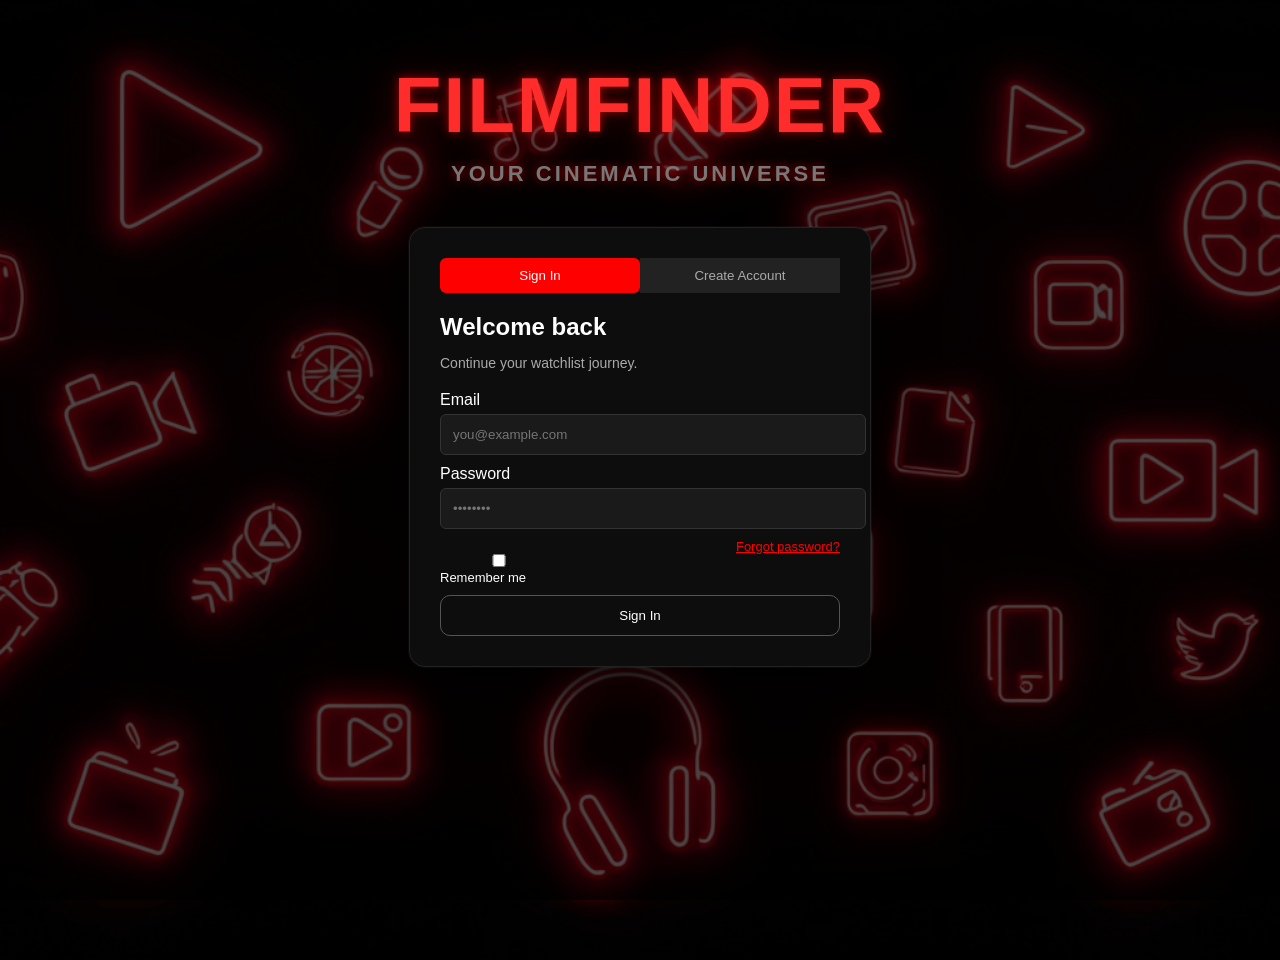
<file: login.html>
<!DOCTYPE html>
<html lang="en">
<head>
  <meta charset="UTF-8" />
  <meta name="viewport" content="width=device-width, initial-scale=1.0"/>
  <title>FilmFinder</title>

  <link rel="stylesheet" href="login.css" />
  <link href="https://fonts.googleapis.com/css2?family=Space+Grotesk:wght@400;500;600;700&display=swap" rel="stylesheet">
</head>
<body>
<div class="logo-center">
  FILMFINDER
  <p class="tagline">YOUR CINEMATIC UNIVERSE</p>
</div>

<div class="auth-container">

  <div class="tabs">
    <button id="loginTab" class="active">Sign In</button>
    <button id="signupTab">Create Account</button>
  </div>

  <!-- LOGIN -->
  <div id="loginForm" class="form active">
    <h2>Welcome back</h2>
    <p class="sub">Continue your watchlist journey.</p>

    <label>Email</label>
    <input id="loginEmail" type="email" placeholder="you@example.com" />

    <label>Password</label>
    <input id="loginPw" type="password" placeholder="••••••••" />

    <div class="row">
      <label><input type="checkbox" /> Remember me</label>
      <a href="#" class="link">Forgot password?</a>
    </div>

    <button id="loginBtn" class="btn primary">Sign In</button>
  </div>

  <!-- SIGNUP -->
  <div id="signupForm" class="form">
    <h2>Create Account</h2>

    <label>Full Name</label>
    <input id="signupName" type="text" placeholder="John Doe" />

    <label>Email</label>
    <input id="signupEmail" type="email" placeholder="you@example.com" />

    <label>Password</label>
    <input id="signupPw" type="password" placeholder="••••••••" />

    <div class="strength">
      <div id="bar1"></div>
      <div id="bar2"></div>
      <div id="bar3"></div>
      <div id="bar4"></div>
    </div>

    <button id="signupBtn" class="btn primary">Signup</button>
  </div>

</div>

<script src="js/login.js"></script>
</body>
</html>
</file>
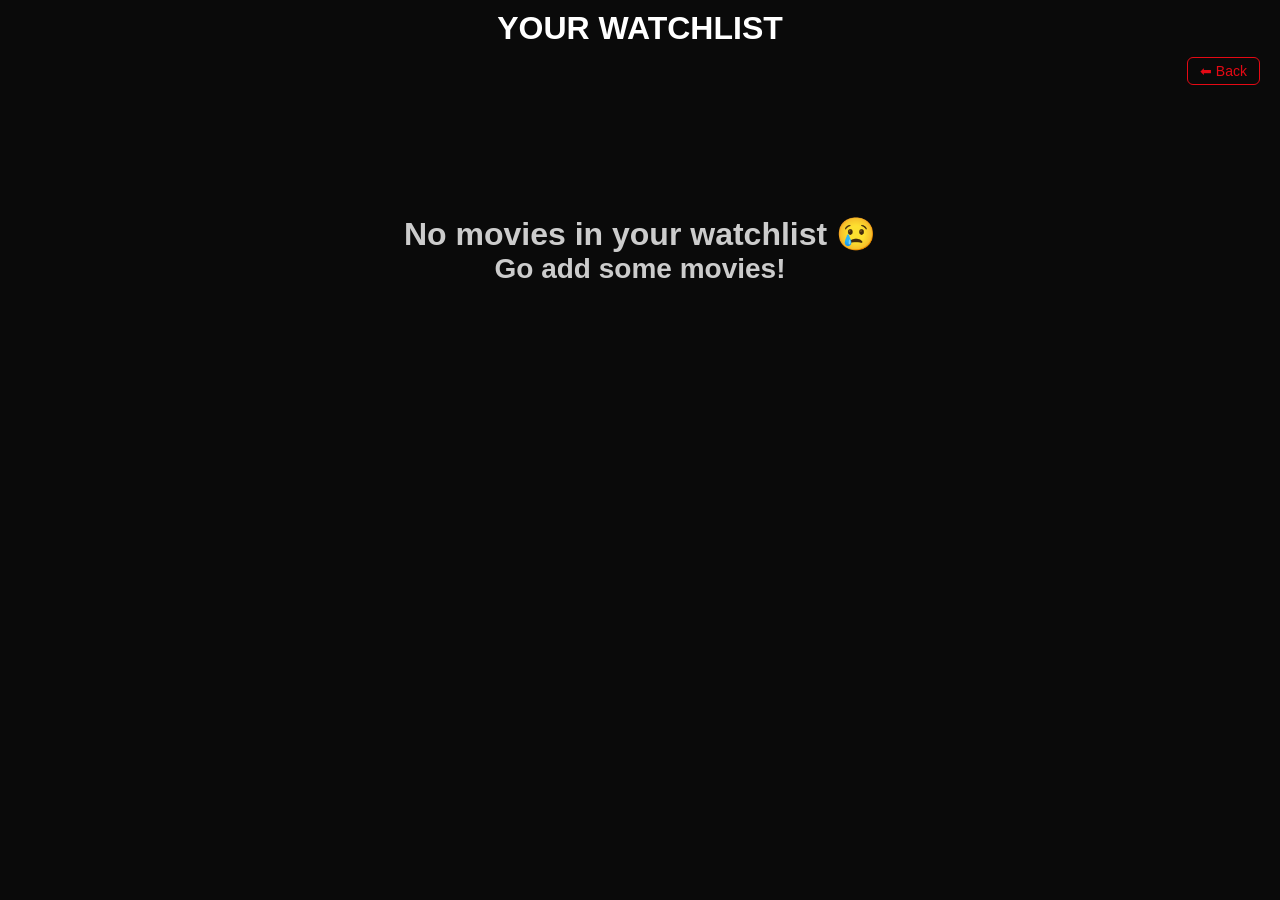
<file: watchlist.html>
<!DOCTYPE html>
<html>
<head>
  <title>Watchlist</title>
  <link rel="stylesheet" href="style.css">
</head>
<body>

<h1 style="text-align: center; margin-top: 10px;">YOUR WATCHLIST</h1>

<div class="back">
  <a href="index.html" id="back2">⬅ Back</a>
</div>

<div id="watchlist-container"></div>

<div id="empty-state" >
  <h1>No movies in your watchlist 😢</h1>
  <h2>Go add some movies!</h2>
</div>
<div id="watchlist"></div>

<script src="js/app.js"></script>
<script src="js/ui.js"></script>

<script>
  renderWatchlist();
</script>
</body>
</html>
</file>
<file: login.css>
body {
  margin: 0;
  padding: 0;
  height: 100vh;
  font-family: 'DM Sans', sans-serif;
  background: url(./assets/bg.jpg) no-repeat center center;
  background-size: cover;
  
  color: #fff;
}
body::before {
  content: "";
  position: fixed;
  top: 0;
  left: 0;
  width: 100%;
  height: 100%;

  background: rgba(0, 0, 0, 0.7); /* increase to 0.8 for darker */

  z-index: -1;
}
.logo-center {
  text-align: center;
  margin-top: 60px;
  font-size: 78px;
  font-weight: 700;
  letter-spacing: 2px;
  color: #ff2c2c;
  text-shadow:
    0 0 10px rgba(255, 0, 0, 0.6),
    0 0 40px rgba(255, 0, 0, 0.3);
}

.tagline {
  font-size: 22px;
  letter-spacing: 3px;
  color: #777;
  margin-top: 10px;
  text-align: center;
}

.auth-container {
  width: 400px;
  margin: 40px auto;
  padding: 30px;
  background: #0d0d0d;
  border-radius: 16px;
  border: 1px solid #222;
  box-shadow: 0 0 0 1px rgba(255,255,255,0.03),
  0 20px 60px rgba(0,0,0,0.8);
}
.nav {
  display: flex;
  justify-content: center;
  padding: 20px;
}

.logo {
  font-size: 40px;
  color: red;
  text-shadow: 0 0 20px rgba(255,0,0,0.5);
}
.tabs {
  display: flex;
  margin-bottom: 20px;
}

.tabs button {
  flex: 1;
  padding: 10px;
  background: #222;
  border: none;
  color: #aaa;
  cursor: pointer;
}

.tabs .active {
  background: red;
  color: white;
  border-radius: 6px;
}

.form {
  display: none;
}
.form h2 {
  margin-bottom: 10px;
}
.sub {
  font-size: 14px;
}

.form.active {
  display: block;
}

.sub {
  color: #aaa;
  margin-bottom: 20px;
}

label {
  display: block;
  margin-top: 10px;
}

input {
  width: 100%;
  padding: 12px;
  margin-top: 5px;
  background: #1a1a1a;
  border: 1px solid #333;
  color: white;
  border-radius: 6px;
}

.row {
  display: flex;
  justify-content: space-between;
  margin: 10px 0;
  font-size: 13px;
}

.link {
  color: red;
}

.btn {
  width: 100%;
  padding: 12px;
  border: none;
  cursor: pointer;
}

.primary {
  background: transparent;
  border: 1px solid #555;
  color: white;
  border-radius: 10px;
  transition: 0.3s;
}

.primary:hover {
  border-color: #ff2c2c;
  box-shadow: 0 0 10px rgba(255,44,44,0.3);
}

.strength {
  display: flex;
  gap: 5px;
  margin-top: 10px;
}

.strength div {
  flex: 1;
  height: 4px;
  background: #333;
}

.weak { background: red; }
.medium { background: orange; }
.strong { background: green;}
</file>
<file: style.css>
* {
  margin: 0;
  padding: 0;
  box-sizing: border-box;
  font-family: Arial, sans-serif;
}
body {
  margin: 0;
  font-family: 'DM Sans', sans-serif;
  background-color: #0a0a0a;
  color: #fff;
}
.nav {
  display: flex;
  justify-content: space-between;
  padding: 20px 40px;
}
.logo {
  color: red;
}
.nav-links a {
  margin-left: 20px;
  color: #aaa;
  text-decoration: none;
}
.add-btn {
  background: #ff2c2c;
  color: white;
  border: none;
  padding: 8px 16px;
  border-radius: 8px;
  font-size: 12px;
  font-weight: 600;
  cursor: pointer;
  transition: 0.3s;
}

.add-btn:hover {
  background: #ff4444;
  transform: scale(1.05);
}

.add-btn:active {
  transform: scale(0.95);
}


/* Navbar */
.navbar {
  display: flex;
  align-items: center;
  justify-content: space-between;
  padding: 20px 40px;
  position:sticky;
  top: 0;
  z-index: 1000;
  background-color: rgb(22, 22, 22);
}

/* Logo */
.logo {
  font-size: 22px;
  font-weight: bold;
  color: red;
  display: flex;
  align-items: center;
  gap: 8px;
}

/* Search Box */
.search-container {
  display: flex;
  align-items: center;
  gap: 10px;
  background: rgba(255, 255, 255, 0.05);
  backdrop-filter: blur(12px);
  border-radius: 50px;
  padding: 8px 10px;
  width: 500px;
  border: 1px solid rgba(255,255,255,0.08);
}

/* icon */
.search-container i {
  color: #aaa;
  margin-left: 10px;
  font-size: 14px;
}

/* input */
.search-container input {
  flex: 1;
  background: transparent;
  border: none;
  outline: none;
  color: white;
  font-size: 14px;
}

/* button */
.search-container button {
  background: #ff2a2a;
  border: none;
  padding: 10px 18px;
  border-radius: 30px;
  color: white;
  font-weight: 600;
  cursor: pointer;

  transition: all 0.3s ease;
}

.search-container button:hover {
  transform: scale(1.05);
}
/* Nav Links */
.nav-links {
  display: flex;
  align-items: center;
  gap: 20px;
}

.nav-links a {
  text-decoration: none;
  color: #aaa;
  position: relative;
  font-size: 20px;
}

.nav-links a.active {
  color: white;
  border-bottom: 2px solid red;
  padding-bottom: 3px;
}

/* Badge */
.badge {
  background: red;
  color: white;
  font-size: 12px;
  padding: 2px 6px;
  border-radius: 50%;
  margin-left: 5px;
}
/* watchlist */
.watch {
  display: grid;
  grid-template-columns:repeat(5, 1fr);
  gap: 20px;
  padding: 20px;
}

/* Theme button */
#toggle{
  background: none;
  border: none;
  color: white;
  font-size: 18px;
  cursor: pointer;
}
/* dark and light mode */
.light-mode {
  background-color: white;
  color: black;
}
.light-mode .movie-card {
  background: #f5f5f5;
  color: black;
} 
.hero {
  height: 60vh;
  background: linear-gradient(
      to right,
      rgba(0,0,0,0.85),
      rgba(0,0,0,0.2)
    ),
    url("./assets/background.jpg"); 

  background-size: cover;
  background-position: center;

  display: flex;
  align-items: center;
  padding: 0 60px;
}

/* Content */
.hero-content {
  max-width: 600px;
}
.hero-title {
  font-family: 'Syne', sans-serif;
  font-weight: 900;
  line-height: 0.95;
  letter-spacing: -0.04em;
  color: #F0EFEA;
  font-size: clamp(3.5rem, 7vw, 6rem);
}
.outline {
  color: transparent;
  -webkit-text-stroke: 2px #ff2d2d;
  text-shadow: 0 0 10px rgba(255, 45, 45, 0.3);
}
.hero h1 {
  font-size: 60px;
  font-weight: 700;
  line-height: 1.1;
  margin-bottom: 20px;
}

.hero p {
  font-size: 18px;
  color: #ccc;
  margin-bottom: 25px;
}

/* Button */
.hero button {
  background: red;
  color: white;
  border: none;
  padding: 12px 22px;
  font-size: 16px;
  border-radius: 6px;
  cursor: pointer;
  transition: 0.3s;
}

.hero button:hover {
  background: #cc0000;
}
.stats {
  display: flex;
  gap: 60px;
  margin-top: 40px;
  align-items: center;
}

.stat h2 {
  font-size: 42px;
  font-weight: 700;
  color: #fff;
  letter-spacing: -1px;
  margin-bottom: 6px;
}

.stat p {
  font-size: 12px;
  color: #888;
  letter-spacing: 2px;
  text-transform: uppercase;
}
.trending-list {
  display: grid;
  grid-template-columns: repeat(auto-fill, minmax(240px, 1fr));
  gap: 20px;
  padding: 20px;
}
.movie-card {
  background: #111;
  border-radius: 10px;
  overflow: hidden;
  transition: transform 0.3s ease;
  text-align: center;
}

.movie-card:hover {
  transform: scale(1.05);
}

.movie-card img {
  width: 100%;
  height: 270px;  
  object-fit: cover; 
  border-radius: 10px;
}

.movie-card h3 {
  font-size: 14px;
  margin: 8px 0 4px;
}

.movie-card p {
  font-size: 12px;
  color: gray;
}
/* sort and year button */
.c{
  display:flex;
  justify-content: flex-end;
  gap: 10px;
  padding: 10px 20px;
}
#sort, #year, #genre {
  padding: 12px 30px;
  border-radius: 6px;
  border: none;
  background: #222;
  color: white;
  font-size: 24px;
  cursor: pointer;

}

#watchlist-container {
  display: grid;
  grid-template-columns: repeat(auto-fill, minmax(180px, 1fr));
  gap: 20px;
  padding: 20px;
}

.movie-card {
  background: #111;
  border-radius: 10px;
  overflow: hidden;
  text-align: center;
  color: white;
  transition: transform 0.3s ease;
}

.poster-container {
  position: relative;
  overflow: hidden;
}

.poster-container img {
  width: 100%;
  height: 270px;
  object-fit: cover;
}


#watchlist .movie-card button {
  margin-top: 8px;
  padding: 6px 10px;
  border: none;
  background: red;
  color: white;
  border-radius: 6px;
  cursor: pointer;
}

#watchlist .movie-card button:hover {
  background: #ff1f2f;
}

#watchlist .movie-card:hover {
  transform: scale(1.05);
}
#watchlist .movie-card img {
  transition: 0.3s;
}

#watchlist .movie-card:hover img {
  transform: scale(1.1);
}
#toast {
  position: fixed;
  bottom: 30px;
  right: 30px;
  background: rgba(0, 0, 0, 0.9);
  color: white;
  padding: 12px 20px;
  border-radius: 8px;
  font-size: 14px;
  opacity: 0;
  transform: translateY(20px);
  transition: all 0.3s ease;

  z-index: 99999; 
  pointer-events: none; 
}

#toast.show {
  opacity: 1;
  transform: translateY(0);
}
.back {
  display: flex;
  justify-content: flex-end;
  margin: 10px 20px;
}
#back2 {
  display: inline-block;
  width: fit-content;

  color: #e50914;
  text-decoration: none;
  font-size: 14px;
  font-weight: 500;

  border: 1px solid #e50914;
  padding: 5px 12px;
  border-radius: 6px;

  transition: all 0.2s ease;
}

#back2:hover {
  background: #e50914;
  color: white;
  transform: translateX(-3px);
}

.remove-btn2 {
  background: transparent;
  color: #ff2c2c;
  border: 1px solid #ff2c2c;
  padding: 6px 12px;
  border-radius: 6px;
  font-size: 12px;
  cursor: pointer;
  margin-top: 8px;
  transition: 0.3s;
}

.remove-btn2:hover {
  background: #ff2c2c;
  color: white;
  transform: scale(1.05);
}

.remove-btn2:active {
  transform: scale(0.95);
}

#empty-state {
  text-align: center;
  margin-top: 80px;
  color: #ccc;
}

#empty-state h2 {
  font-size: 28px;
  margin-bottom: 10px;
}

#empty-state p {
  font-size: 16px;
  color: #888;
}

/* FOOTER */
.footer {
  margin-top: 80px;
  padding: 50px 80px 20px;
  background: #0a0a0a;
  border-top: 1px solid #1a1a1a;
}

.footer-container {
  display: grid;
  grid-template-columns: 2fr 1fr 1fr 1fr;
  gap: 40px;
}

.footer-col h3 {
  font-size: 14px;
  letter-spacing: 1px;
  color: #aaa;
  margin-bottom: 15px;
}

.footer-col ul {
  list-style: none;
  padding: 0;
}

.footer-col li {
  margin-bottom: 10px;
  color: #777;
  cursor: pointer;
  transition: 0.2s;
}

.footer-col li:hover {
  color: red;
}

.brand h2 {
  color: red;
  display: flex;
  align-items: center;
  gap: 10px;
}

.logo-box {
  width: 12px;
  height: 12px;
  background: red;
  display: inline-block;
}

.brand p {
  color: #888;
  font-size: 14px;
  margin: 15px 0;
}

.email {
  font-size: 13px;
  color: #aaa;
}

/* bottom */
.footer-bottom {
  margin-top: 40px;
  border-top: 1px solid #1a1a1a;
  padding-top: 20px;
  display: flex;
  justify-content: space-between;
  align-items: center;
}

.footer-bottom p {
  color: #666;
  font-size: 13px;
}
.footer-icons {
  display: flex;
  gap: 12px;
}

.footer-icons a {
  width: 36px;
  height: 36px;
  border: 1px solid #333;
  display: flex;
  align-items: center;
  justify-content: center;
  border-radius: 6px;
  color: #aaa;
  transition: 0.3s;
  font-size: 16px;
}

.footer-icons a:hover {
  border-color: red;
  color: red;
  transform: translateY(-3px);
  box-shadow: 0 0 10px rgba(255,0,0,0.5);
}
</file>
